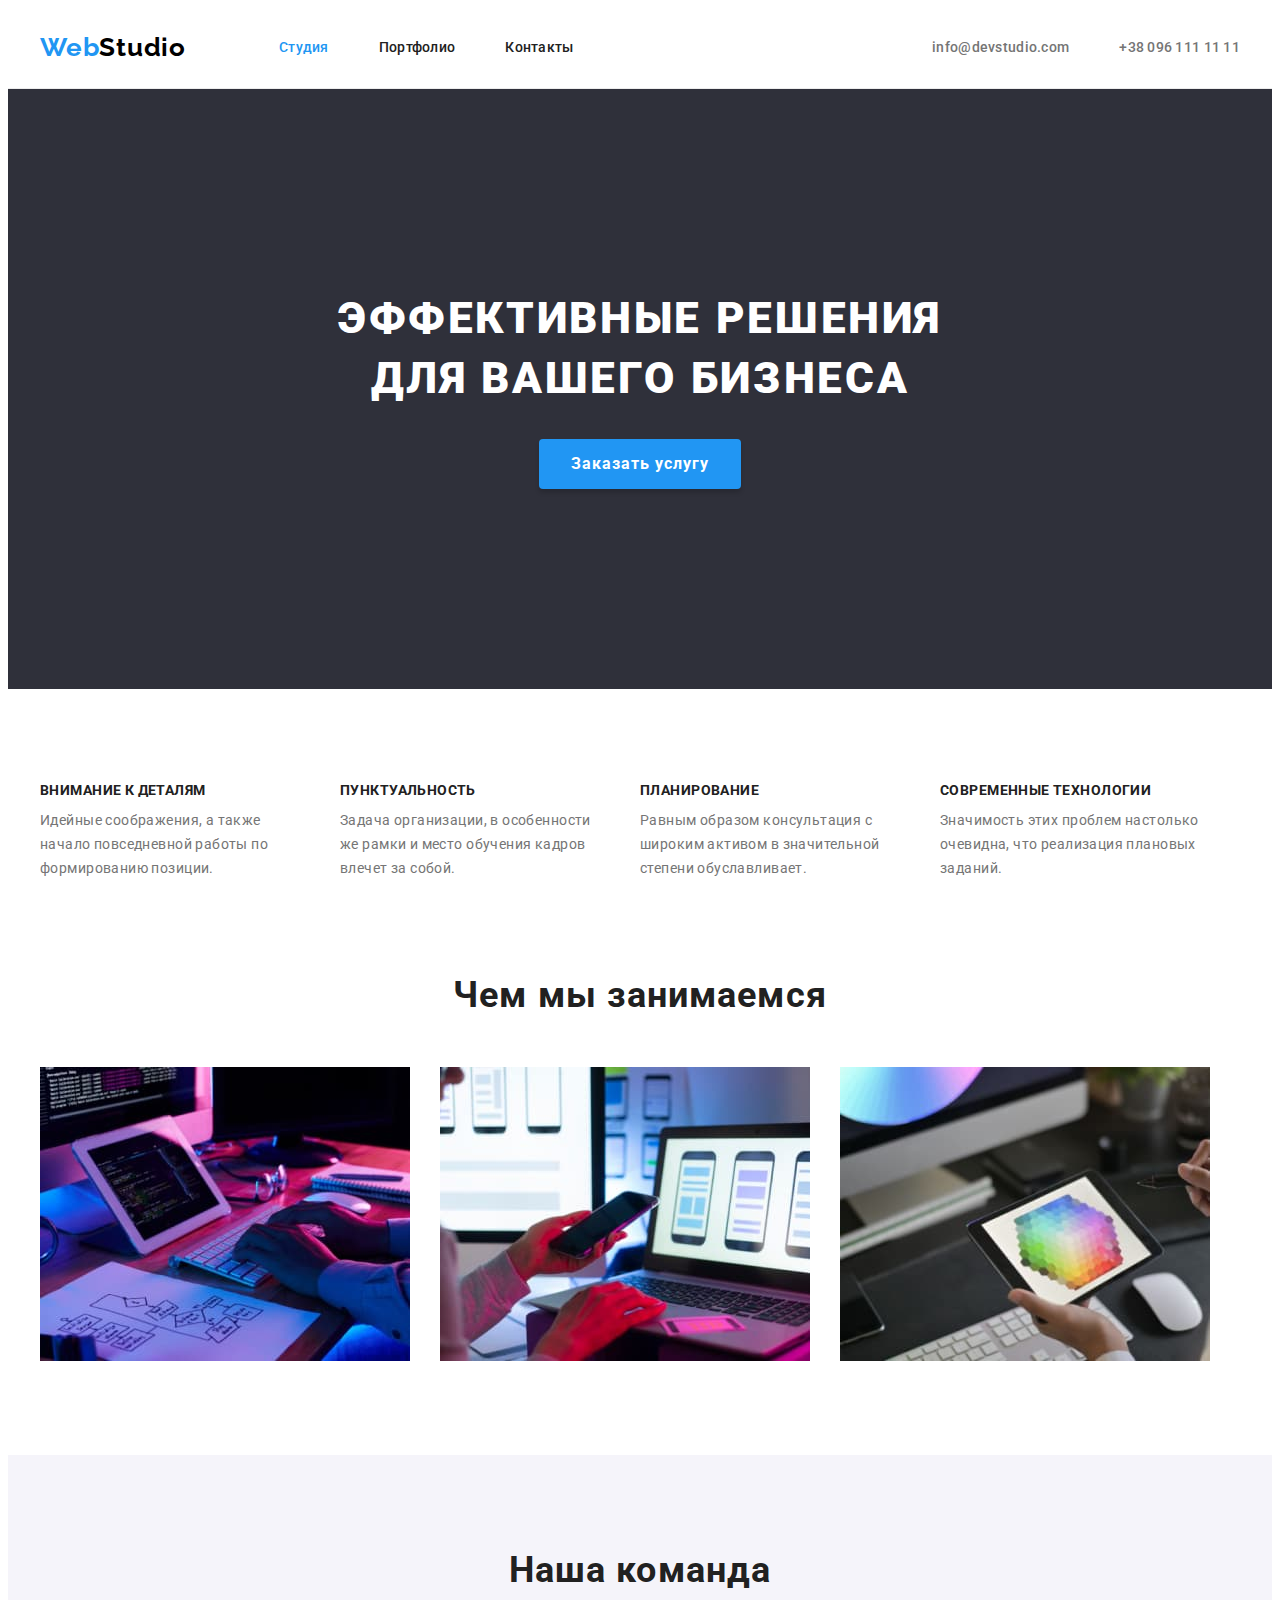
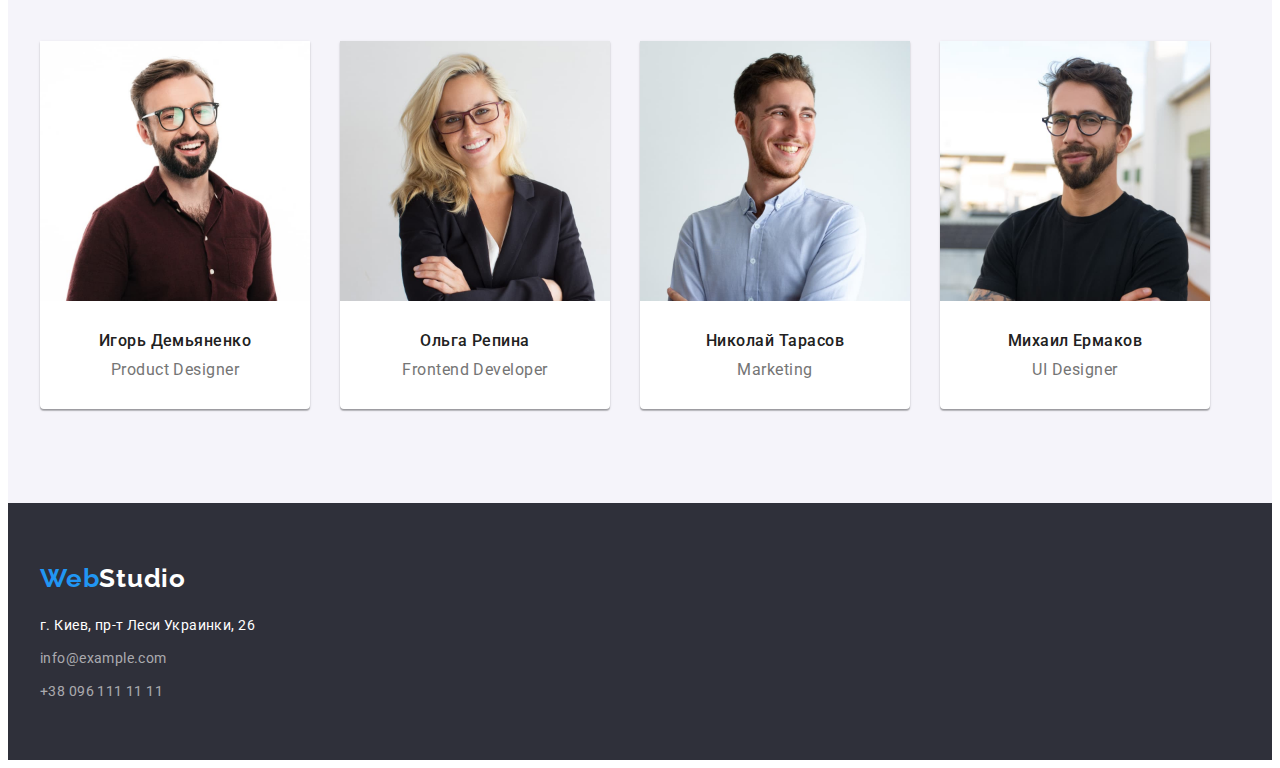
<file: index.html>
<!DOCTYPE html>
<html lang="ru">
  <head>
    <meta charset="UTF-8" />
    <meta http-equiv="X-UA-Compatible" content="IE=edge" />
    <meta name="viewport" content="width=device-width, initial-scale=1.0" />
    <link
      href="https://fonts.googleapis.com/css2?family=Raleway:wght@700&display=swap"
      rel="stylesheet"
    />
    <link
      href="https://fonts.googleapis.com/css2?family=Roboto:wght@400;500;700;900&display=swap"
      rel="stylesheet"
    />
    <link
      rel="stylesheet"
      href="https://cdnjs.cloudflare.com/ajax/libs/modern-normalize/1.1.0/modern-normalize.min.css"
      integrity="sha512-wpPYUAdjBVSE4KJnH1VR1HeZfpl1ub8YT/NKx4PuQ5NmX2tKuGu6U/JRp5y+Y8XG2tV+wKQpNHVUX03MfMFn9Q=="
      crossorigin="anonymous"
      referrerpolicy="no-referrer"
    />
    <link rel="stylesheet" href="./css/style.css" />
    <title>WebStudio</title>
  </head>
  <body class="body">
    <header class="header-site">
      <div class="container">
        <nav class="header-nav">
          <a class="haeder-logo logo" href="./index.html" lang="en"
            >Web<span class="header-logo-studio">Studio</span></a
          >
          <ul class="header-list list">
            <li class="header-item"><a class="header-item-link link current" href="">Студия</a></li>
            <li class="header-item">
              <a class="header-item-link link" href="./portfolio.html">Портфолио</a>
            </li>
            <li class="header-item"><a class="header-item-link link" href="">Контакты</a></li>
          </ul>
        </nav>
        <ul class="header-contact list">
          <li class="header-contact-item">
            <a class="header-mail link" href="mailto:info@devstudio.com">info@devstudio.com</a>
          </li>
          <li class="header-contact-item">
            <a class="header-tel link" href="tel:+380961111111">+38 096 111 11 11</a>
          </li>
        </ul>
      </div>
    </header>
    <main class="main">
      <section class="hero">
        <div class="container">
          <h1 class="hero-title">
            Эффективные решения
            для вашего бизнеса
          </h1>
          <button class="hero-btn" type="button">Заказать услугу</button>
        </div>
      </section>
      <section class="qualities">
        <div class="container">
          <h2 class="qualities-title" hidden>Качества</h2>
          <ul class="qualities-list list">
            <li class="qualities-item">
              <h3 class="qualities-top-text top-text">Внимание к деталям</h3>
              <p class="qualities-bottom-text bottom-text">
                Идейные соображения, а также начало повседневной работы по формированию позиции.
              </p>
            </li>
            <li class="qualities-item">
              <h3 class="qualities-top-text top-text">Пунктуальность</h3>
              <p class="qualities-bottom-text bottom-text">
                Задача организации, в особенности же рамки и место обучения кадров влечет за собой.
              </p>
            </li>
            <li class="qualities-item">
              <h3 class="qualities-top-text top-text">Планирование</h3>
              <p class="qualities-bottom-text bottom-text">
                Равным образом консультация с широким активом в значительной степени обуславливает.
              </p>
            </li>
            <li class="qualities-item">
              <h3 class="qualities-top-text top-text">Современные технологии</h3>
              <p class="qualities-bottom-text bottom-text">
                Значимость этих проблем настолько очевидна, что реализация плановых заданий.
              </p>
            </li>
          </ul>
        </div>
      </section>
      <section class="skills">
        <div class="container">
          <h2 class="skills-title">Чем мы занимаемся</h2>
          <ul class="skills-list list">
            <li class="skills-item">
              <img
                class="skills-img img"
                src="./images/box_1.jpg"
                alt="Разработка сайта"
                width="370"
                height="294"
              />
            </li>
            <li class="skills-item">
              <img
                class="skills-img img"
                src="./images/box_2.jpg"
                alt="Оптимизация сайта"
                width="370"
                height="294"
              />
            </li>
            <li class="skills-item">
              <img
                class="skills-img img"
                src="./images/box_3.jpg"
                alt="Работа с палитрой цветов"
                width="370"
                height="294"
              />
            </li>
          </ul>
        </div>
      </section>
      <section class="team">
        <div class="container">
          <h2 class="team-title">Наша команда</h2>
          <ul class="team-list list">
            <li class="team-item">
              <img
                class="team-img img"
                src="./images/img_1.jpg"
                alt="Product Designer"
                width="270"
                height="260"
              />
              <div class="specialist">
              <h3 class="team-member">Игорь Демьяненко</h3>
              <p class="tech-skill" lang="en">Product Designer</p>
              </div>
            </li>
            <li class="team-item">
              <img
                class="team-img img"
                src="./images/img_2.jpg"
                alt="Frontend Developer"
                width="270"
                height="260"
              />
              <div class="specialist">
              <h3 class="team-member">Ольга Репина</h3>
              <p class="tech-skill" lang="en">Frontend Developer</p>
              </div>
            </li>
            <li class="team-item">
              <img
                class="team-img img"
                src="./images/img_3.jpg"
                alt="Marketing"
                width="270"
                height="260"
              />
              <div class="specialist">
              <h3 class="team-member">Николай Тарасов</h3>
              <p class="tech-skill" lang="en">Marketing</p>
              </div>
            </li>
            <li class="team-item">
              <img
                class="team-img img"
                src="./images/img_4.jpg"
                alt="UI Designer"
                width="270"
                height="260"
              />
              <div class="specialist">
              <h3 class="team-member">Михаил Ермаков</h3>
              <p class="tech-skill" lang="en">UI Designer</p>
              </div>
            </li>
          </ul>
        </div>
      </section>
    </main>
    <footer class="footer">
      <div class="container">
        <a class="footer-logo logo" href="./index.html" lang="en"
          >Web<span class="footer-logo-studio">Studio</span></a
        >
        <address class="footer-address">
          <ul class="address-list list">
            <li class="address-item">
              <a
                class="address-link link"
                href="https://goo.gl/maps/AfiXT937UJEUaa5J6"
                target="_blank"
                rel="noopener noreferrel nofollow"
                >г. Киев, пр-т Леси Украинки, 26</a
              >
            </li>
            <li class="address-item">
              <a class="address-mail link" href="mailto:info@example.com">info@example.com</a>
            </li>
            <li class="address-item">
              <a class="address-tel link" href="tel:+380961111111">+38 096 111 11 11</a>
            </li>
          </ul>
        </address>
      </div>
    </footer>
  </body>
</html>
</file>
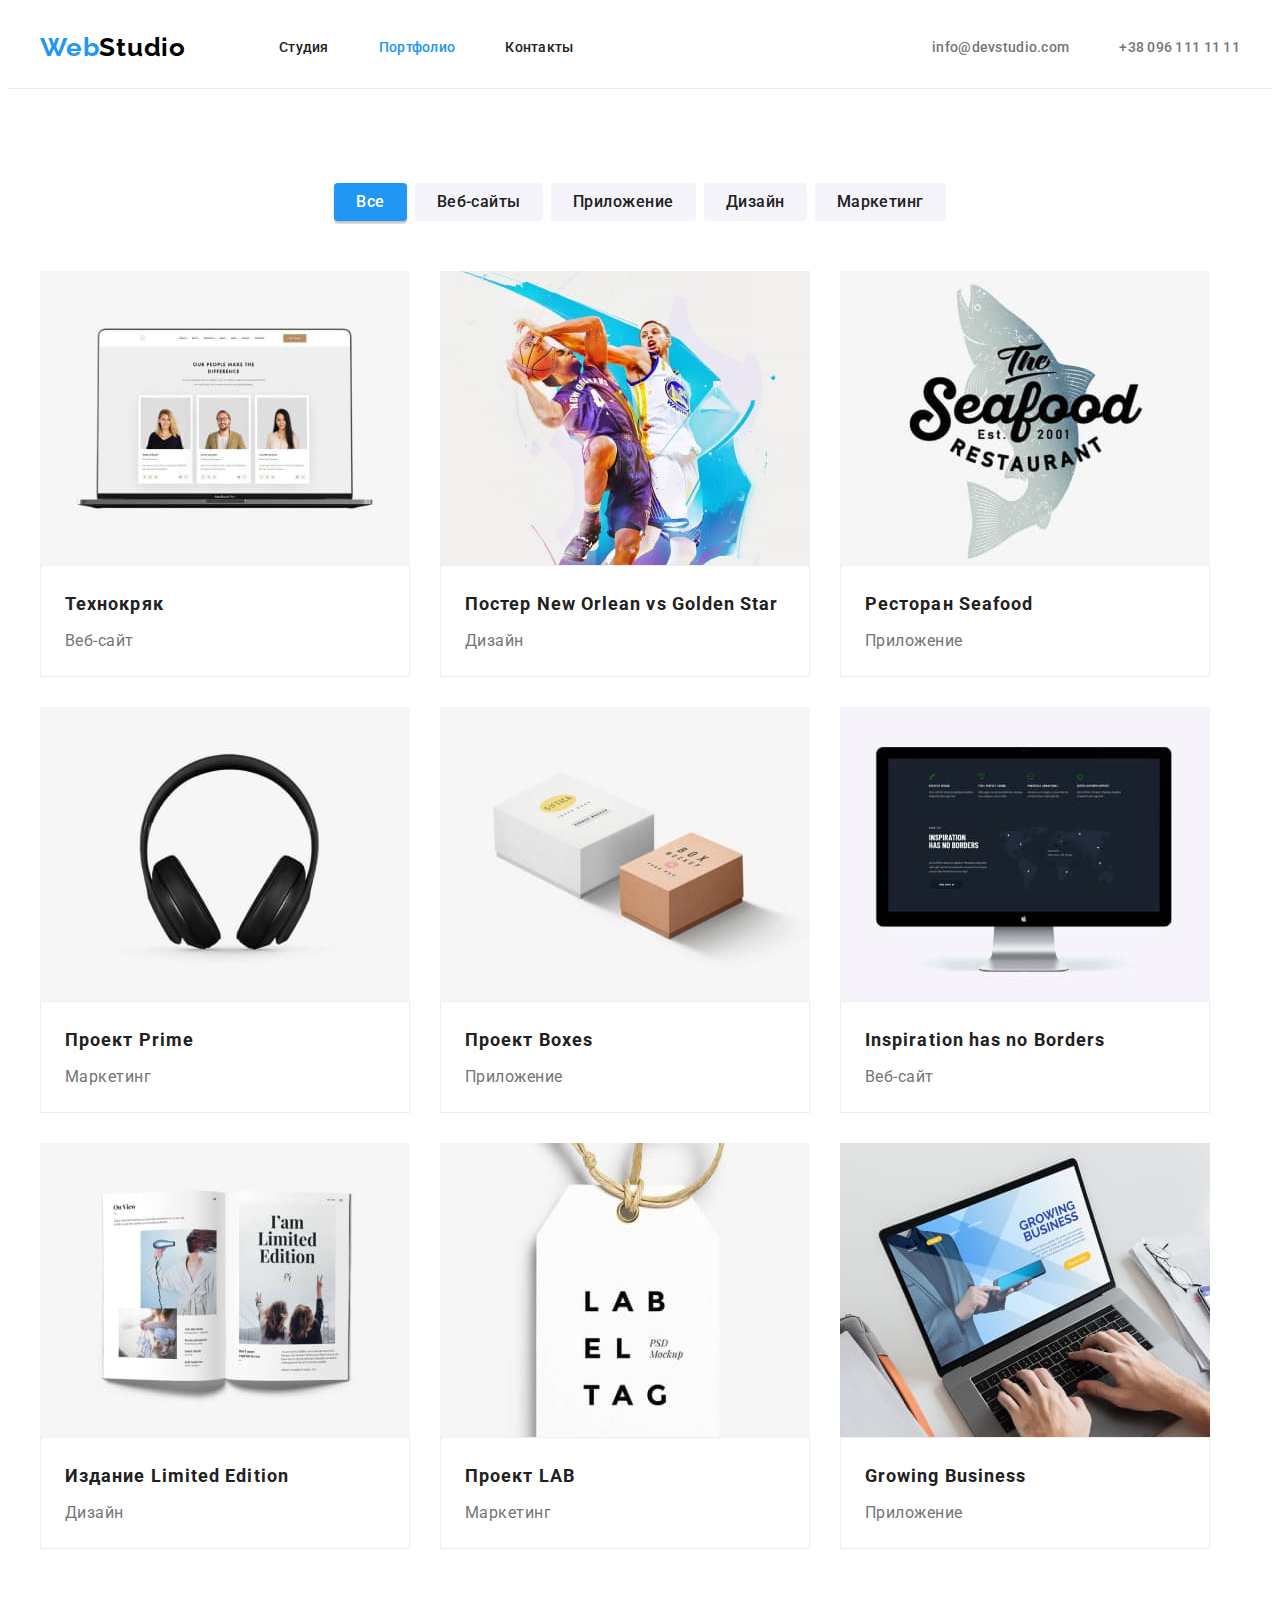
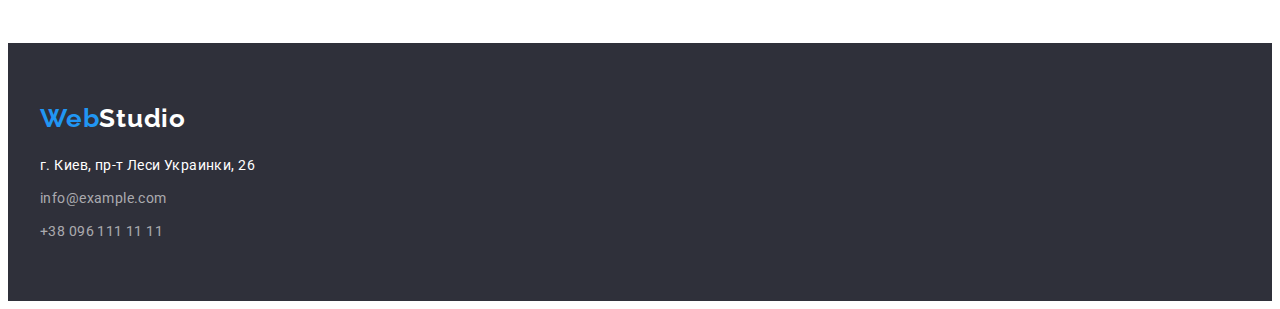
<file: portfolio.html>
<!DOCTYPE html>
<html lang="ru">
  <head>
    <meta charset="UTF-8" />
    <meta http-equiv="X-UA-Compatible" content="IE=edge" />
    <meta name="viewport" content="width=device-width, initial-scale=1.0" />
    <link
      href="https://fonts.googleapis.com/css2?family=Raleway:wght@700&display=swap"
      rel="stylesheet"
    />
    <link
      href="https://fonts.googleapis.com/css2?family=Roboto:wght@400;500;700;900&display=swap"
      rel="stylesheet"
    />
    <link
      rel="stylesheet"
      href="https://cdnjs.cloudflare.com/ajax/libs/modern-normalize/1.1.0/modern-normalize.min.css"
      integrity="sha512-wpPYUAdjBVSE4KJnH1VR1HeZfpl1ub8YT/NKx4PuQ5NmX2tKuGu6U/JRp5y+Y8XG2tV+wKQpNHVUX03MfMFn9Q=="
      crossorigin="anonymous"
      referrerpolicy="no-referrer"
    />
    <link rel="stylesheet" href="./css/style.css" />
    <title>portfolio</title>
  </head>
  <body class="body">
    <header class="header-site">
      <div class="container">
        <nav class="header-nav">
          <a class="haeder-logo logo" href="./index.html" lang="en"
            >Web<span class="header-logo-studio">Studio</span></a
          >
          <ul class="header-list list">
            <li class="header-item">
              <a class="header-item-link link" href="./index.html">Студия</a>
            </li>
            <li class="header-item">
              <a class="header-item-link link current" href="./portfolio.html">Портфолио</a>
            </li>
            <li class="header-item"><a class="header-item-link link" href="">Контакты</a></li>
          </ul>
        </nav>
        <ul class="header-contact list">
          <li class="header-contact-item">
            <a class="header-mail link" href="mailto:info@devstudio.com">info@devstudio.com</a>
          </li>
          <li class="header-contact-item">
            <a class="header-tel link" href="tel:+380961111111">+38 096 111 11 11</a>
          </li>
        </ul>
      </div>
    </header>
    <main class="portfolio">
      <section class="types-of-projects">
        <div class="container">
          <h1 class="types-of-projects-titles" hidden>Types of projects</h1>
          <ul class="types-of-projects-list list">
            <li class="types-of-projects-item">
              <button class="portfolio-btn painted" type="button">Все</button>
            </li>
            <li class="types-of-projects-item">
              <button class="portfolio-btn" type="button">Веб-сайты</button>
            </li>
            <li class="types-of-projects-item">
              <button class="portfolio-btn" type="button">Приложение</button>
            </li>
            <li class="types-of-projects-item">
              <button class="portfolio-btn" type="button">Дизайн</button>
            </li>
            <li class="types-of-projects-item">
              <button class="portfolio-btn" type="button">Маркетинг</button>
            </li>
          </ul>
          <ul class="projects-list list">
            <li class="project-item">
              <img
                class="project-img"
                src="./images/portfolio1.jpg"
                alt="Технокряк"
                width="370"
                height="294"
              />
              <div class="project-item-container">
                <h2 class="project-top-text top-text">Технокряк</h2>
                <p class="project-bottom-text bottom-text">Веб-сайт</p>
              </div>
            </li>
            <li class="project-item">
              <img
                class="project-img"
                src="./images/portfolio2.jpg"
                alt="Постер New Orlean vs Golden Star"
                width="370"
                height="294"
              />
              <div class="project-item-container">
                <h2 class="project-top-text top-text">
                  Постер
                  <span class="project-top-text top-text" lang="en">New Orlean vs Golden Star</span>
                </h2>
                <p class="project-bottom-text bottom-text">Дизайн</p>
              </div>
            </li>
            <li class="project-item">
              <img
                class="project-img"
                src="./images/portfolio3.jpg"
                alt="Ресторан Seafood"
                width="370"
                height="294"
              />
              <div class="project-item-container">
                <h2 class="project-top-text top-text">
                  Ресторан <span class="project-top-text top-text" lang="en">Seafood</span>
                </h2>
                <p class="project-bottom-text bottom-text">Приложение</p>
              </div>
            </li>
            <li class="project-item">
              <img
                class="project-img"
                src="./images/portfolio4.jpg"
                alt="Проект Prime"
                width="370"
                height="294"
              />
              <div class="project-item-container">
                <h2 class="project-top-text top-text">
                  Проект <span class="project-top-text top-text" lang="en">Prime</span>
                </h2>
                <p class="project-bottom-text bottom-text">Маркетинг</p>
              </div>
            </li>
            <li class="project-item">
              <img
                class="project-img"
                src="./images/portfolio5.jpg"
                alt="Проект Boxes"
                width="370"
                height="294"
              />
              <div class="project-item-container">
                <h2 class="project-top-text top-text">
                  Проект <span class="project-top-text top-text" lang="en">Boxes</span>
                </h2>
                <p class="project-bottom-text bottom-text">Приложение</p>
              </div>
            </li>
            <li class="project-item">
              <img
                class="project-img"
                src="./images/portfolio6.jpg"
                alt="Inspiration has no Borders"
                width="370"
                height="294"
              />
              <div class="project-item-container">
                <h2 class="project-top-text top-text" lang="en">Inspiration has no Borders</h2>
                <p class="project-bottom-text bottom-text">Веб-сайт</p>
              </div>
            </li>
            <li class="project-item">
              <img
                class="project-img"
                src="./images/portfolio7.jpg"
                alt="Издание Limited Edition"
                width="370"
                height="294"
              />
              <div class="project-item-container">
                <h2 class="project-top-text top-text">
                  Издание <span class="project-top-text top-text" lang="en">Limited Edition</span>
                </h2>
                <p class="project-bottom-text bottom-text">Дизайн</p>
              </div>
            </li>
            <li class="project-item">
              <img
                class="project-img"
                src="./images/portfolio8.jpg"
                alt="Проект LAB"
                width="370"
                height="294"
              />
              <div class="project-item-container">
                <h2 class="project-top-text top-text">
                  Проект <span class="project-top-text top-text" lang="en">LAB</span>
                </h2>
                <p class="project-bottom-text bottom-text">Маркетинг</p>
              </div>
            </li>
            <li class="project-item">
              <img
                class="project-img"
                src="./images/portfolio9.jpg"
                alt="Growing Business"
                width="370"
                height="294"
              />
              <div class="project-item-container">
                <h2 class="project-top-text top-text" lang="en">Growing Business</h2>
                <p class="project-bottom-text bottom-text">Приложение</p>
              </div>
            </li>
          </ul>
        </div>
      </section>
    </main>
    <footer class="footer">
      <div class="container">
        <a class="footer-logo logo" href="./index.html" lang="en"
          >Web<span class="footer-logo-studio">Studio</span></a
        >
        <address class="footer-address">
          <ul class="address-list list">
            <li class="address-item">
              <a
                class="address-link link"
                href="https://goo.gl/maps/AfiXT937UJEUaa5J6"
                target="_blank"
                rel="noopener noreferrel nofollow"
                >г. Киев, пр-т Леси Украинки, 26</a
              >
            </li>
            <li class="address-item">
              <a class="address-mail link" href="mailto:info@example.com">info@example.com</a>
            </li>
            <li class="address-item">
              <a class="address-tel link" href="tel:+380961111111">+38 096 111 11 11</a>
            </li>
          </ul>
        </address>
      </div>
    </footer>
  </body>
</html>
</file>
<file: css/style.css>
:root {
  --logo-color-blue: #2196f3;
  --logo-color-white: #ffffff;
  --logo-color-black: #2f303a;
  --logo-span-color: #000;
  --contacts-color: #757575;
  --header-background-color: #ffffff;
  --header-item-link-color: #212121;
  --header-link-hover: #2196f3;
  --hero-background-color: #2f303a;
  --hero-title-color: #ffffff;
  --hero-button-background-color: #2196f3;
  --hero-button-color: #ffffff;
  --hero-button-background-color-focus-hover: #188ce8;
  --qualities-skills-background-color: #ffffff;
  --skills-title-color: #212121;
  --team-background-colour: #f5f4fa;
  --team-title-color: #212121;
  --team-member-color: #212121;
  --tech-skill-color: #757575;
  --footer-color: #2f303a;
  --address-link-color: #ffffff;
  --footer-color-tel-mail: rgba(255, 255, 255, 0.6);
  --top-text-color: #212121;
  --bottom-text-color: #757575;
  --curent-color: #2196f3;
  --portfolio-btn-hover-focus-color: #ffffff;
  --portfolio-btn-hover-focus-background-color: #2196f3;
  --portfolio-btn-color: #212121;
  --portfolio-btn-background-color: #f5f4fa;
  --portfolio-background-color: #ffffff;
  --cursor-button: pointer;
  --team-item-background-color: #ffffff;
}

p,
h1,
h2,
h3,
h4,
h5,
h6,
ul,
ol {
  margin: 0;
  padding: 0;
}

img {
  display: block;
  max-width: 100%;
  height: auto;
}

.container {
  width: 1200px;
  margin: 0 auto;
  padding: 0 15px;
}
.top-text {
  color: var(--top-text-color);
}

.bottom-text {
  color: var(--bottom-text-color);
}

.body {
  font-family: 'Roboto', 'Times New Roman', sans-serif;
  color: var(--top-text-color);
}

.list {
  list-style: none;
}
.link,
.logo {
  text-decoration: none;
  display: block;
}

/*-------------------------------------Header---------------------------------- */

.header-site {
  background-color: var(--header-background-color);
  border-bottom: 1px solid #ececec;
}
.header-site .container {
  display: flex;
}

.header-nav {
  display: flex;
}
.header-item:not(:last-child) {
  margin-right: 50px;
}

.header-list {
  display: flex;
}

.header-contact {
  display: flex;
  margin-left: auto;
}
.header-contact-item:first-child {
  margin-right: 50px;
}

.haeder-logo {
  padding-top: 24px;
  padding-bottom: 25px;
}

.logo {
  margin-right: 93px;
  font-family: 'Raleway', sans-serif;
  font-weight: 700;
  font-size: 26px;
  line-height: 1.19;
  letter-spacing: 0.03em;
  color: var(--logo-color-blue);
}

.header-logo-studio {
  color: var(--logo-span-color);
}

.header-item-link {
  padding-top: 32px;
  padding-bottom: 32px;
  font-weight: 500;
  font-size: 14px;
  line-height: 1.14;
  letter-spacing: 0.02em;
  color: var(--header-item-link-color);
}

.header-item-link:hover,
.header-item-link:focus {
  color: var(--header-link-hover);
}

.header-mail,
.header-tel {
  padding: 32px 0;
  font-weight: 500;
  font-size: 14px;
  line-height: 1.14;
  letter-spacing: 0.02em;
  color: var(--contacts-color);
}

.header-mail:hover,
.header-tel:hover,
.header-mail:focus,
.header-tel:focus,
.address-mail:hover,
.address-tel:hover,
.address-mail:focus,
.address-tel:focus,
.address-link:hover,
.address-link:focus {
  color: var(--header-link-hover);
}

.current {
  color: var(--curent-color);
}

/*-------------------------------------Hero----------------------------------   */

.hero {
  background-color: var(--hero-background-color);
  padding-top: 200px;
  padding-bottom: 200px;
}

.hero .container {
  text-align: center;
}

.hero-title {
  margin: 0 auto;
  margin-bottom: 30px;
  max-width: 696px;
  text-align: center;
  font-weight: 900;
  font-size: 44px;
  line-height: 1.36;
  text-align: center;
  letter-spacing: 0.06em;
  text-transform: uppercase;
  color: var(--hero-title-color);
}

.hero-btn {
  padding: 10px 32px;
  border: none;
  border-radius: 4px;
  box-shadow: 0px 4px 4px rgba(0, 0, 0, 0.15);
  font-family: inherit;
  font-style: normal;
  font-weight: 700;
  font-size: 16px;
  line-height: 1.88;
  align-items: center;
  text-align: center;
  letter-spacing: 0.06em;
  color: var(--hero-button-color);
  background-color: var(--hero-button-background-color);
  border-color: var(--hero-button-background-color);
  cursor: var(--cursor-button);
}

.hero-btn:hover,
.hero-btn:focus {
  background: var(--hero-button-background-color-focus-hover);
}

/*-----------------------------------Qualities and Skills---------------------- */
.qualities {
  padding-top: 94px;
  padding-bottom: 94px;
}
.qualities-list {
  display: flex;
}
.qualities-item:not(:last-child) {
  margin-right: 30px;
}

.qualities-item {
  /* outline: 2px solid red; */
}

.qualities,
.skills {
  background-color: var(--qualities-skills-background-color);
}

.qualities-top-text {
  margin-bottom: 10px;
  font-weight: 700;
  font-size: 14px;
  line-height: 1.14;
  letter-spacing: 0.03em;
  text-transform: uppercase;
  color: var(--top-text-color);
}

.qualities-bottom-text {
  max-width: 270px;
  font-weight: 400;
  font-size: 14px;
  line-height: 1.71;
  letter-spacing: 0.03em;
  color: var(--bottom-text-color);
}

.skills-title {
  margin-bottom: 50px;
  font-weight: 700;
  font-size: 36px;
  line-height: 1.17;
  text-align: center;
  letter-spacing: 0.03em;
  color: var(--skills-title-color);
}

.skills {
  padding-bottom: 94px;
}
.skills-list {
  display: flex;
}

.skills-item:not(:last-child) {
  margin-right: 30px;
}
/*-------------------------------------Team------------------------------------ */

.team {
  padding-top: 94px;
  padding-bottom: 94px;
  background-color: var(--team-background-colour);
}

.team-list {
  display: flex;
}
.team-item:not(:last-child) {
  margin-right: 30px;
}
.team-item {
  background-color: var(--team-item-background-color);
  box-shadow: 0px 1px 3px rgba(0, 0, 0, 0.12), 0px 1px 1px rgba(0, 0, 0, 0.14),
    0px 2px 1px rgba(0, 0, 0, 0.2);
  border-radius: 0px 0px 4px 4px;
}

.team-title {
  margin-bottom: 50px;
  font-weight: 700;
  font-size: 36px;
  line-height: 1.17;
  text-align: center;
  letter-spacing: 0.03em;
  color: var(--team-title-color);
}

.specialist {
  padding: 30px 0;
}
.team-member {
  margin-bottom: 10px;
  font-weight: 500;
  font-size: 16px;
  line-height: 1.19;
  text-align: center;
  letter-spacing: 0.03em;
  color: var(--team-member-color);
}

.tech-skill {
  font-weight: 400;
  font-size: 16px;
  line-height: 1.19;
  text-align: center;
  letter-spacing: 0.03em;
  color: var(--tech-skill-color);
}

/*-------------------------------------Footer---------------------------------- */

.footer {
  padding: 60px 0 57px 0;
  background-color: var(--logo-color-black);
}

.footer-logo {
  margin: 0 0 20px 0;
  display: inline-block;
}

.footer-logo-studio {
  color: var(--logo-color-white);
}

.address-link,
.address-mail,
.address-tel {
  display: inline-block;
  font-style: normal;
}

.address-link {
  font-weight: 400;
  font-size: 14px;
  line-height: 1.71;
  letter-spacing: 0.03em;
  color: var(--address-link-color);
}

.address-mail,
.address-tel {
  font-weight: 400;
  font-size: 14px;
  line-height: 1.71;
  letter-spacing: 0.03em;
  color: var(--footer-color-tel-mail);
}
.address-item:not(:last-child) {
  margin-bottom: 9px;
}
/* -----------------------------------------------------------------------------
-----------------------------------Portfolio------------------------------------
------------------------------------------------------------------------------ */
.types-of-projects {
  padding-top: 94px;
  padding-bottom: 94px;
  background-color: var(--portfolio-background-color);
}

.types-of-projects-list {
  display: flex;
  justify-content: center;
  margin-bottom: 50px;
}

.types-of-projects-item:not(:last-child) {
  margin-right: 8px;
}
.portfolio-btn {
  padding: 6px 22px;
  font-family: inherit;
  font-style: normal;
  font-weight: 500;
  font-size: 16px;
  line-height: 1.63;
  text-align: center;
  letter-spacing: 0.03em;
  color: var(--portfolio-btn-color);
  background-color: var(--portfolio-btn-background-color);
  cursor: var(--cursor-button);
  border: none;
  border-radius: 4px;
}

.portfolio-btn:hover,
.portfolio-btn:focus,
.painted {
  background-color: var(--portfolio-btn-hover-focus-background-color);
  color: var(--portfolio-btn-hover-focus-color);
  box-shadow: 0px 3px 1px rgba(0, 0, 0, 0.1), 0px 1px 2px rgba(0, 0, 0, 0.08),
    0px 2px 2px rgba(0, 0, 0, 0.12);
}

.projects-list {
  display: flex;
  flex-wrap: wrap;
}

.project-item:nth-child(3n + 3) {
  margin-right: 0;
}
.project-item:nth-child(n + 7) {
  margin-bottom: 0;
}

.project-item {
  display: block;
  margin-bottom: 30px;
  margin-right: 30px;
}

.project-item-container {
  box-sizing: border-box;
  padding: 20px 24px;
  border: 1px solid #EEEEEE;

}
.project-top-text {
  margin-bottom: 4px;
  font-weight: 700;
  font-size: 18px;
  line-height: 2;
  letter-spacing: 0.06em;
}

.project-bottom-text {
  font-weight: 400;
  font-size: 16px;
  line-height: 1.87;
  letter-spacing: 0.03em;
}
</file>
